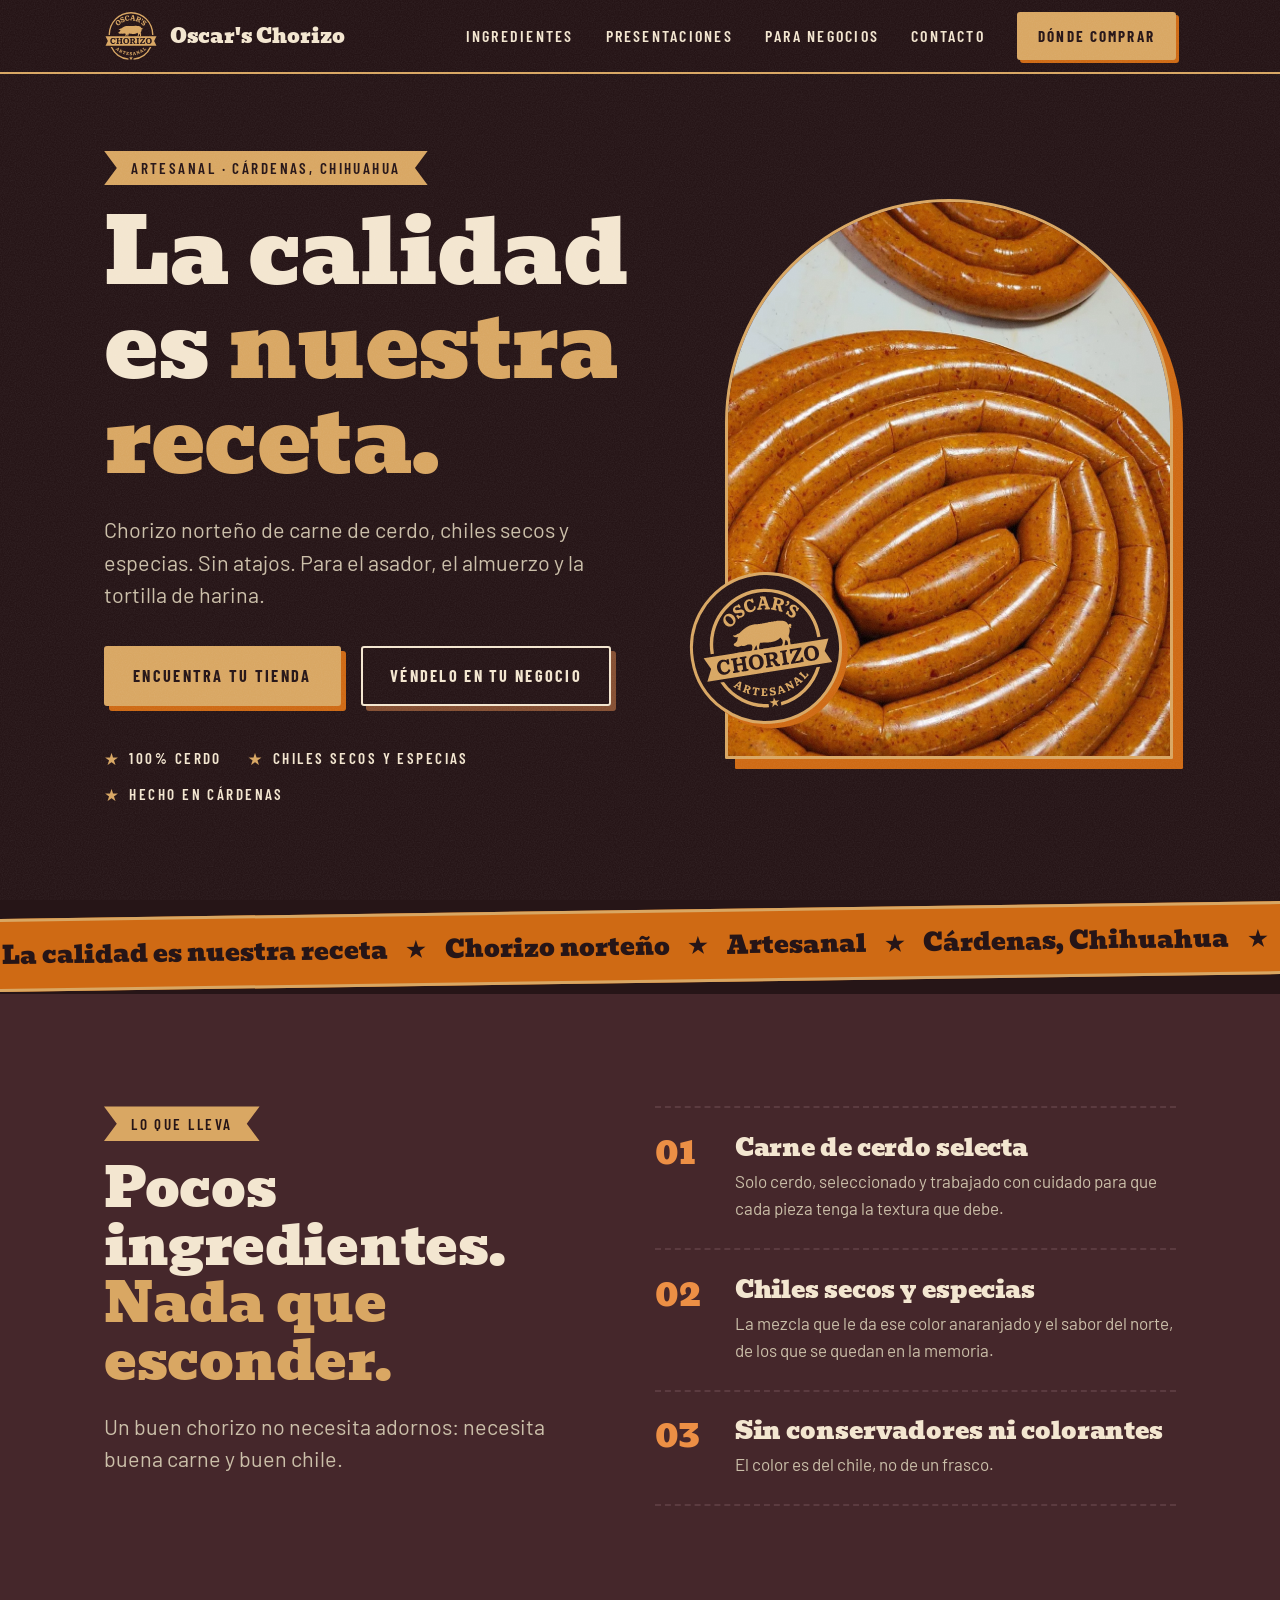
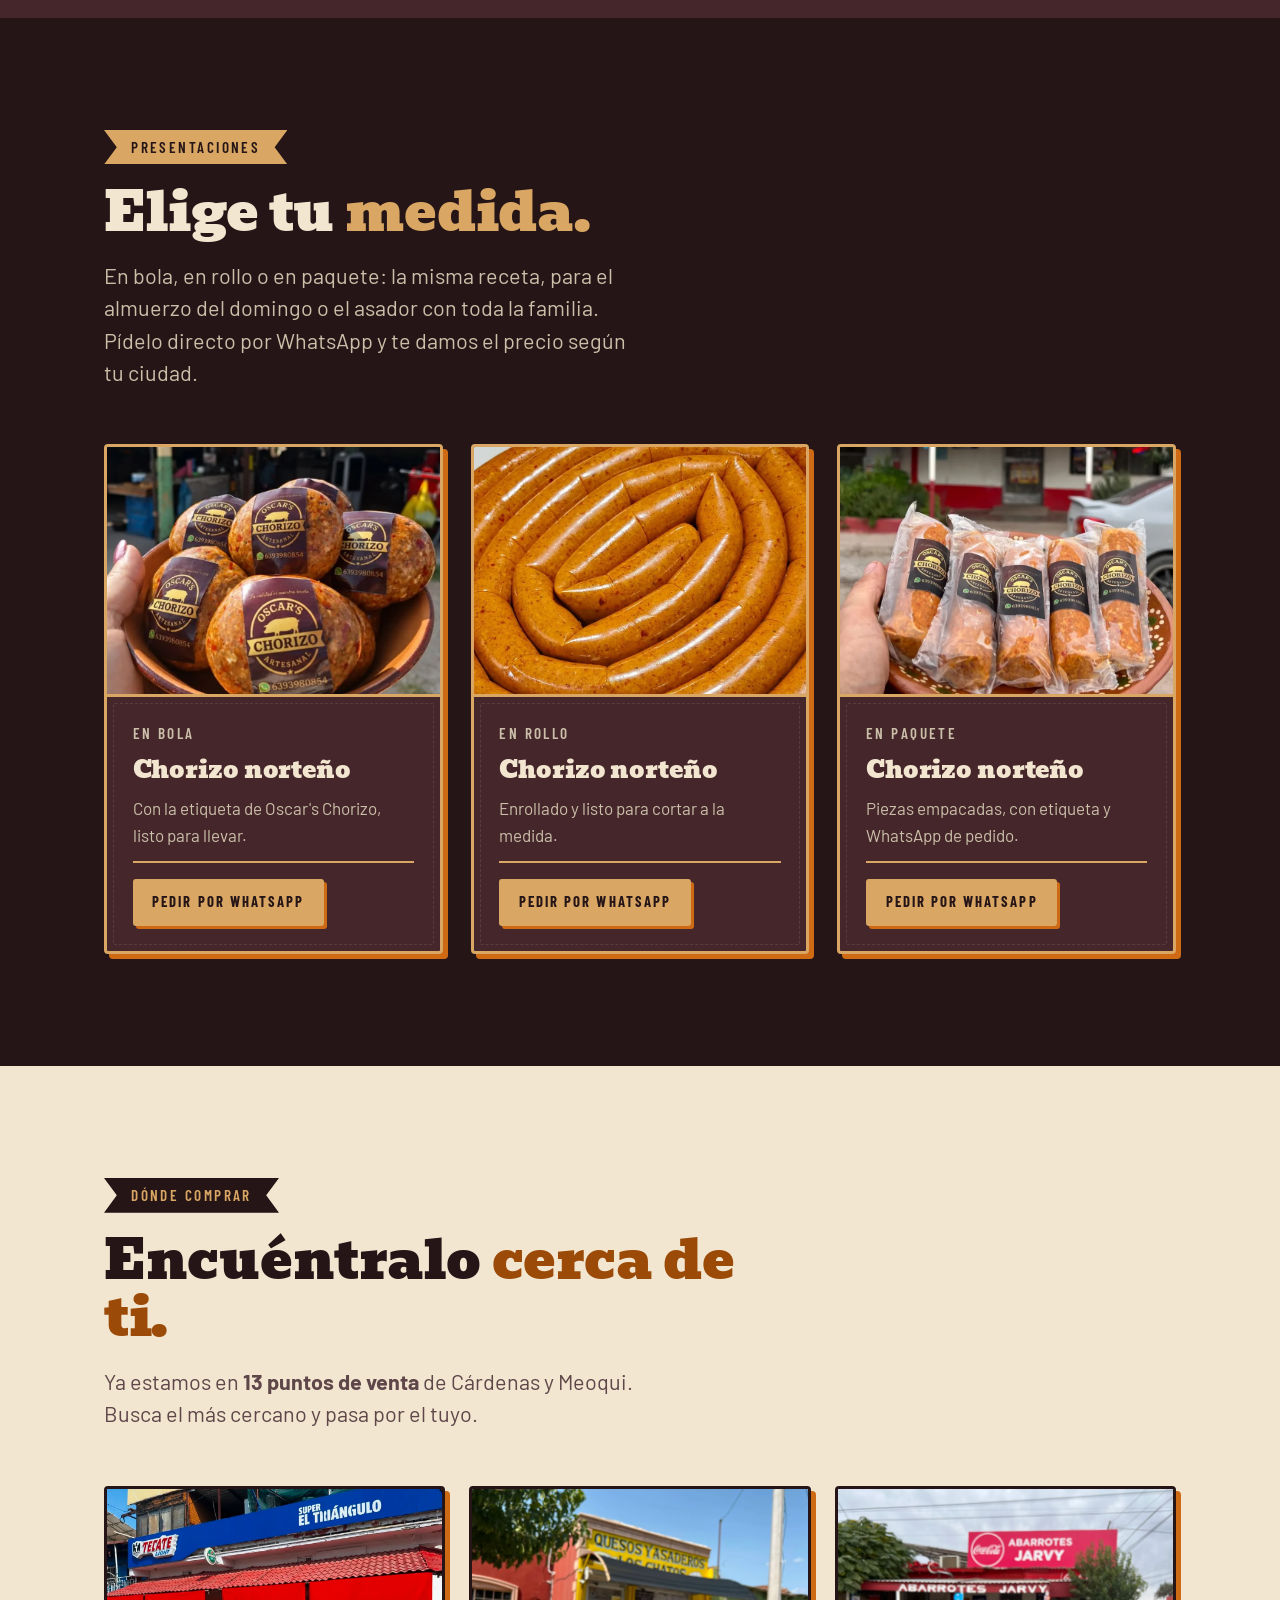
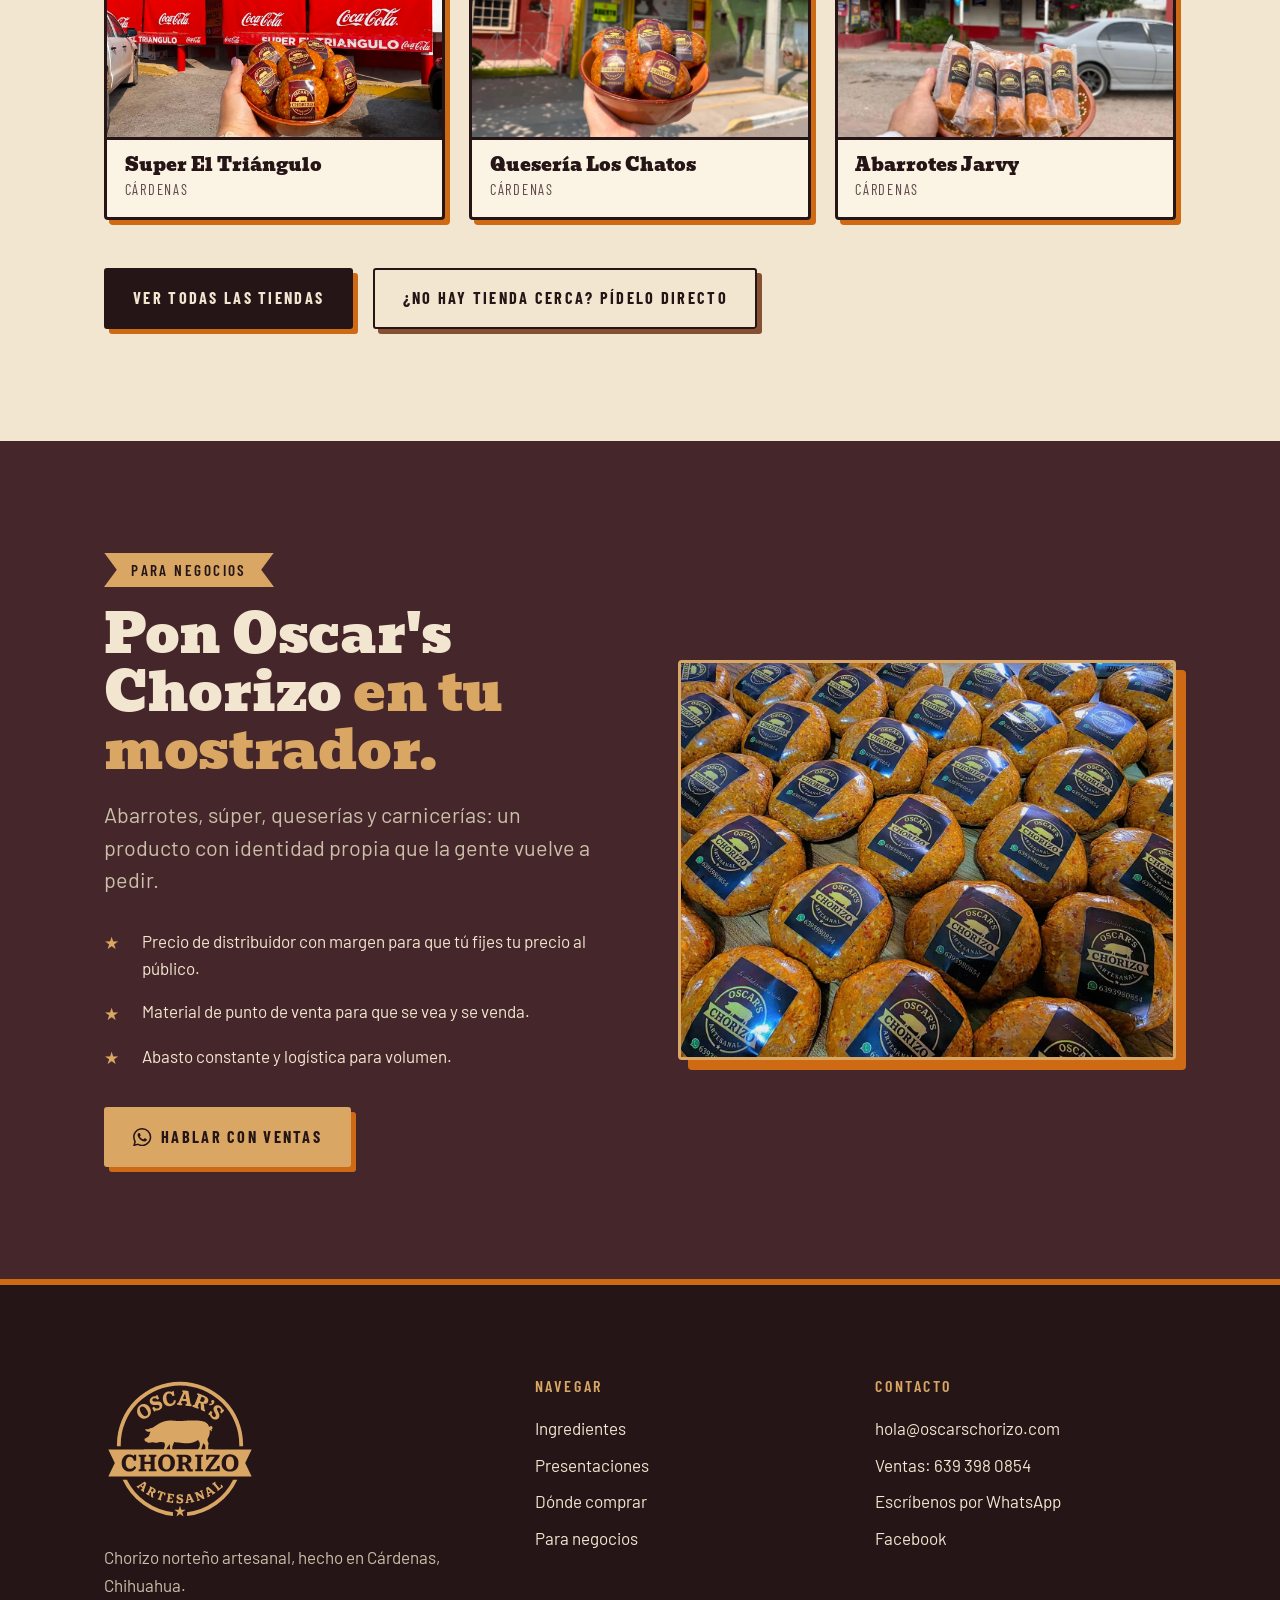
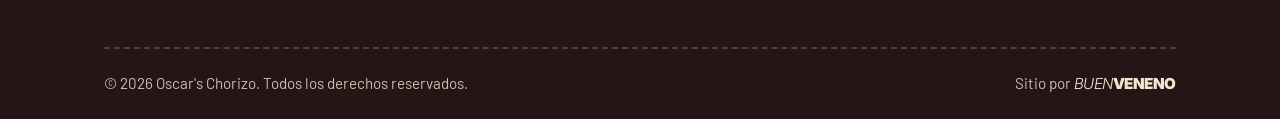
<file: index.html>
<!DOCTYPE html>
<html lang="es">
<head>
  <meta charset="UTF-8">
  <meta name="viewport" content="width=device-width, initial-scale=1.0">
  <title>Oscar's Chorizo | Chorizo norteño artesanal de Cárdenas</title>
  <meta name="description" content="Chorizo norteño artesanal hecho en Cárdenas, Chihuahua. La calidad es nuestra receta. Encuentra dónde comprarlo o véndelo en tu negocio.">
  <meta name="theme-color" content="#261517">
  <link rel="canonical" href="https://oscarschorizo.buenveneno.mx/">

  <meta property="og:type" content="website">
  <meta property="og:title" content="Oscar's Chorizo | La calidad es nuestra receta">
  <meta property="og:description" content="Chorizo norteño artesanal hecho en Cárdenas, Chihuahua.">
  <meta property="og:url" content="https://oscarschorizo.buenveneno.mx/">
  <meta property="og:site_name" content="Oscar's Chorizo">
  <meta property="og:image" content="https://oscarschorizo.buenveneno.mx/assets/brand/og-image.jpg">
  <meta property="og:image:type" content="image/jpeg">
  <meta property="og:image:width" content="1200">
  <meta property="og:image:height" content="630">
  <meta property="og:image:alt" content="Sello de Oscar's Chorizo Artesanal en oro sobre fondo guinda">
  <meta name="twitter:card" content="summary_large_image">
  <meta name="twitter:title" content="Oscar's Chorizo | La calidad es nuestra receta">
  <meta name="twitter:description" content="Chorizo norteño artesanal hecho en Cárdenas, Chihuahua.">
  <meta name="twitter:image" content="https://oscarschorizo.buenveneno.mx/assets/brand/og-image.jpg">
  <meta property="og:locale" content="es_MX">

  <link rel="icon" type="image/png" sizes="32x32" href="assets/brand/favicon-32.png">
  <link rel="icon" href="favicon.ico" sizes="32x32">
  <link rel="apple-touch-icon" href="assets/brand/apple-touch-icon.png">
  <link rel="manifest" href="manifest.webmanifest">

  <link rel="preconnect" href="https://fonts.googleapis.com">
  <link rel="preconnect" href="https://fonts.gstatic.com" crossorigin>
  <link href="https://fonts.googleapis.com/css2?family=Barlow+Condensed:wght@500;600;700&family=Barlow:wght@400;500;600&family=Bevan&family=Inter:ital,wght@0,900;1,300&display=swap" rel="stylesheet">
  <link rel="stylesheet" href="css/styles.css?v=20261022c">
  <script type="application/ld+json">
  {
    "@context": "https://schema.org",
    "@type": "Organization",
    "name": "Oscar's Chorizo",
    "slogan": "La calidad es nuestra receta",
    "description": "Chorizo norteño artesanal.",
    "url": "https://oscarschorizo.buenveneno.mx/",
    "logo": "https://oscarschorizo.buenveneno.mx/assets/brand/icon-512.png",
    "image": "https://oscarschorizo.buenveneno.mx/assets/brand/og-image.jpg",
    "telephone": "+526393980854",
    "sameAs": ["https://www.facebook.com/profile.php?id=61583204005604"]
  }
  </script>
</head>
<body>
  <a class="saltar" href="#contenido">Saltar al contenido</a>

  <!-- Navegación -->
  <header class="nav">
    <div class="contenedor nav__fila">
      <a class="nav__marca" href="index.html" aria-label="Oscar's Chorizo, inicio">
        <img src="assets/brand/svg/logo-oro.svg" alt="" width="54" height="54">
        <span>Oscar's Chorizo</span>
      </a>
      <button class="nav__toggle" type="button" aria-expanded="false" aria-controls="menu" aria-label="Abrir menú">
        <svg class="barras" viewBox="0 0 24 24" fill="none" stroke="currentColor" stroke-width="2.2" stroke-linecap="round" aria-hidden="true"><path d="M4 7h16M4 12h16M4 17h16"/></svg>
        <svg class="x" viewBox="0 0 24 24" fill="none" stroke="currentColor" stroke-width="2.2" stroke-linecap="round" aria-hidden="true"><path d="M6 6l12 12M18 6L6 18"/></svg>
      </button>
      <ul class="nav__links" id="menu">
        <li><a href="#ingredientes">Ingredientes</a></li>
        <li><a href="#presentaciones">Presentaciones</a></li>
        <li><a href="#negocios">Para negocios</a></li>
        <li><a href="#contacto">Contacto</a></li>
        <li><a class="btn" href="tiendas.html">Dónde comprar</a></li>
      </ul>
    </div>
  </header>

  <main id="contenido">

    <!-- Hero -->
    <section class="hero">
      <div class="contenedor hero__grid">
        <div>
          <p class="etiqueta liston">Artesanal · Cárdenas, Chihuahua</p>
          <h1>La calidad es <em>nuestra receta.</em></h1>
          <p class="lead">Chorizo norteño de carne de cerdo, chiles secos y especias. Sin atajos. Para el asador, el almuerzo y la tortilla de harina.</p>
          <div class="hero__acciones">
            <a class="btn" href="tiendas.html">Encuentra tu tienda</a>
            <a class="btn btn--linea" href="#negocios">Véndelo en tu negocio</a>
          </div>
          <ul class="garantias etiqueta">
            <li><span class="estrella" aria-hidden="true">★</span>100% cerdo</li>
            <li><span class="estrella" aria-hidden="true">★</span>Chiles secos y especias</li>
            <li><span class="estrella" aria-hidden="true">★</span>Hecho en Cárdenas</li>
          </ul>
        </div>

        <div class="hero__foto">
          <div class="arco">
            <img src="assets/img/rollo-hero.webp" alt="Rollo de chorizo norteño anaranjado visto de cerca" width="900" height="1200" fetchpriority="high">
          </div>
          <div class="sello" aria-hidden="true">
            <img src="assets/brand/svg/logo-oro.svg" alt="" width="134" height="134">
          </div>
        </div>
      </div>
    </section>

    <!-- Cinta -->
    <div class="cinta-caja" aria-hidden="true">
      <div class="cinta">
        <div class="cinta__pista">
          <span>La calidad es nuestra receta</span><span class="estrella">★</span><span>Chorizo norteño</span><span class="estrella">★</span><span>Artesanal</span><span class="estrella">★</span><span>Cárdenas, Chihuahua</span><span class="estrella">★</span>
          <span>La calidad es nuestra receta</span><span class="estrella">★</span><span>Chorizo norteño</span><span class="estrella">★</span><span>Artesanal</span><span class="estrella">★</span><span>Cárdenas, Chihuahua</span><span class="estrella">★</span>
        </div>
      </div>
    </div>

    <!-- Ingredientes -->
    <section class="seccion alt" id="ingredientes">
      <div class="contenedor ingredientes">
        <div class="rev">
          <p class="etiqueta liston">Lo que lleva</p>
          <h2>Pocos ingredientes. <em>Nada que esconder.</em></h2>
          <p class="lead" style="margin-top:1.2rem">Un buen chorizo no necesita adornos: necesita buena carne y buen chile.</p>
        </div>
        <ol class="lista-num rev">
          <li>
            <div>
              <h3>Carne de cerdo selecta</h3>
              <p>Solo cerdo, seleccionado y trabajado con cuidado para que cada pieza tenga la textura que debe.</p>
            </div>
          </li>
          <li>
            <div>
              <h3>Chiles secos y especias</h3>
              <p>La mezcla que le da ese color anaranjado y el sabor del norte, de los que se quedan en la memoria.</p>
            </div>
          </li>
          <li>
            <div>
              <h3>Sin conservadores ni colorantes</h3>
              <p>El color es del chile, no de un frasco.</p>
            </div>
          </li>
        </ol>
      </div>
    </section>

    <!-- Presentaciones -->
    <section class="seccion" id="presentaciones">
      <div class="contenedor">
        <div class="seccion__cabecera rev">
          <p class="etiqueta liston">Presentaciones</p>
          <h2>Elige tu <em>medida.</em></h2>
          <p class="lead">En bola, en rollo o en paquete: la misma receta, para el almuerzo del domingo o el asador con toda la familia. Pídelo directo por WhatsApp y te damos el precio según tu ciudad.</p>
        </div>
        <div class="productos" id="productos-lista"></div>
      </div>
    </section>

    <!-- Dónde comprar -->
    <section class="seccion claro" id="donde-comprar">
      <div class="contenedor">
        <div class="seccion__cabecera rev">
          <p class="etiqueta liston">Dónde comprar</p>
          <h2>Encuéntralo <em>cerca de ti.</em></h2>
          <p class="lead">Ya estamos en <strong><span id="tiendas-cuenta">0</span> puntos de venta</strong> de Cárdenas y Meoqui. Busca el más cercano y pasa por el tuyo.</p>
        </div>
        <div class="fachadas" id="fachadas"></div>
        <div class="hero__acciones" style="margin:clamp(2rem,5vw,3rem) 0 0">
          <a class="btn" href="tiendas.html">Ver todas las tiendas</a>
          <a class="btn btn--linea" data-wa="Hola, quiero pedir Chorizo Oscar's. Mi ciudad es: ">¿No hay tienda cerca? Pídelo directo</a>
        </div>
      </div>
    </section>

    <!-- Negocios -->
    <section class="seccion alt" id="negocios">
      <div class="contenedor dos-col">
        <div class="rev">
          <p class="etiqueta liston">Para negocios</p>
          <h2>Pon Oscar's Chorizo <em>en tu mostrador.</em></h2>
          <p class="lead">Abarrotes, súper, queserías y carnicerías: un producto con identidad propia que la gente vuelve a pedir.</p>
          <ul class="beneficios" style="margin-top:2rem">
            <li><span class="estrella" aria-hidden="true">★</span><p>Precio de distribuidor con margen para que tú fijes tu precio al público.</p></li>
            <li><span class="estrella" aria-hidden="true">★</span><p>Material de punto de venta para que se vea y se venda.</p></li>
            <li><span class="estrella" aria-hidden="true">★</span><p>Abasto constante y logística para volumen.</p></li>
          </ul>
          <a class="btn" data-wa="Hola, me interesa distribuir Oscar's Chorizo en mi negocio.">
            <svg viewBox="0 0 16 16" fill="currentColor" aria-hidden="true"><path d="M13.601 2.326A7.85 7.85 0 0 0 7.994 0C3.627 0 .068 3.558.064 7.926c0 1.399.366 2.76 1.057 3.965L0 16l4.204-1.102a7.9 7.9 0 0 0 3.79.965h.004c4.368 0 7.926-3.558 7.93-7.93A7.9 7.9 0 0 0 13.6 2.326zM7.994 14.521a6.6 6.6 0 0 1-3.356-.92l-.24-.144-2.494.654.666-2.433-.156-.251a6.56 6.56 0 0 1-1.007-3.505c0-3.626 2.957-6.584 6.591-6.584a6.56 6.56 0 0 1 4.66 1.931 6.56 6.56 0 0 1 1.928 4.66c-.004 3.639-2.961 6.592-6.592 6.592m3.615-4.934c-.197-.099-1.17-.578-1.353-.646-.182-.065-.315-.099-.445.099-.133.197-.513.646-.627.775-.114.133-.232.148-.43.05-.197-.1-.836-.308-1.592-.985-.59-.525-.985-1.175-1.103-1.372-.114-.198-.011-.304.088-.403.087-.088.197-.232.296-.346.1-.114.133-.198.198-.33.065-.134.034-.248-.015-.347-.05-.099-.445-1.076-.612-1.47-.16-.389-.323-.335-.445-.34-.114-.007-.247-.007-.38-.007a.73.73 0 0 0-.529.247c-.182.198-.691.677-.691 1.654s.71 1.916.81 2.049c.098.133 1.394 2.132 3.383 2.992.47.205.84.326 1.129.418.475.152.904.129 1.246.08.38-.058 1.171-.48 1.338-.943.164-.464.164-.86.114-.943-.049-.084-.182-.133-.38-.232z"/></svg>
            Hablar con ventas
          </a>
        </div>
        <div class="foto-marco rev">
          <img src="assets/img/bolas-lote.webp" alt="Bolas de chorizo Oscar's con su etiqueta, listas para entregar" width="1400" height="1050" loading="lazy">
        </div>
      </div>
    </section>

  </main>

  <!-- Footer -->
  <footer class="pie" id="contacto">
    <div class="contenedor">
      <div class="pie__grid">
        <div class="pie__marca">
          <img src="assets/brand/svg/logo-oro.svg" alt="Oscar's Chorizo Artesanal" width="152" height="152" loading="lazy">
          <p>Chorizo norteño artesanal, hecho en Cárdenas, Chihuahua.</p>
        </div>
        <div>
          <h4>Navegar</h4>
          <ul>
            <li><a href="#ingredientes">Ingredientes</a></li>
            <li><a href="#presentaciones">Presentaciones</a></li>
            <li><a href="tiendas.html">Dónde comprar</a></li>
            <li><a href="#negocios">Para negocios</a></li>
          </ul>
        </div>
        <div>
          <h4>Contacto</h4>
          <ul>
            <li><a data-email href="#"></a></li>
            <li>Ventas: <a data-tel href="#"></a></li>
            <li><a data-wa="Hola, quiero información sobre Oscar's Chorizo.">Escríbenos por WhatsApp</a></li>
            <li data-red="instagram"><a href="#">Instagram</a></li>
            <li data-red="facebook"><a href="#">Facebook</a></li>
          </ul>
        </div>
      </div>
      <div class="pie__base">
        <p>&copy; <span data-anio>2026</span> Oscar's Chorizo. Todos los derechos reservados.</p>
        <p>Sitio por <a class="creditos-bv" href="https://buenveneno.mx" target="_blank" rel="noopener"><span>Buen</span>Veneno</a></p>
      </div>
    </div>
  </footer>

  <script src="js/datos.js?v=20261022c"></script>
  <script src="js/main.js?v=20261022c"></script>
</body>
</html>
</file>
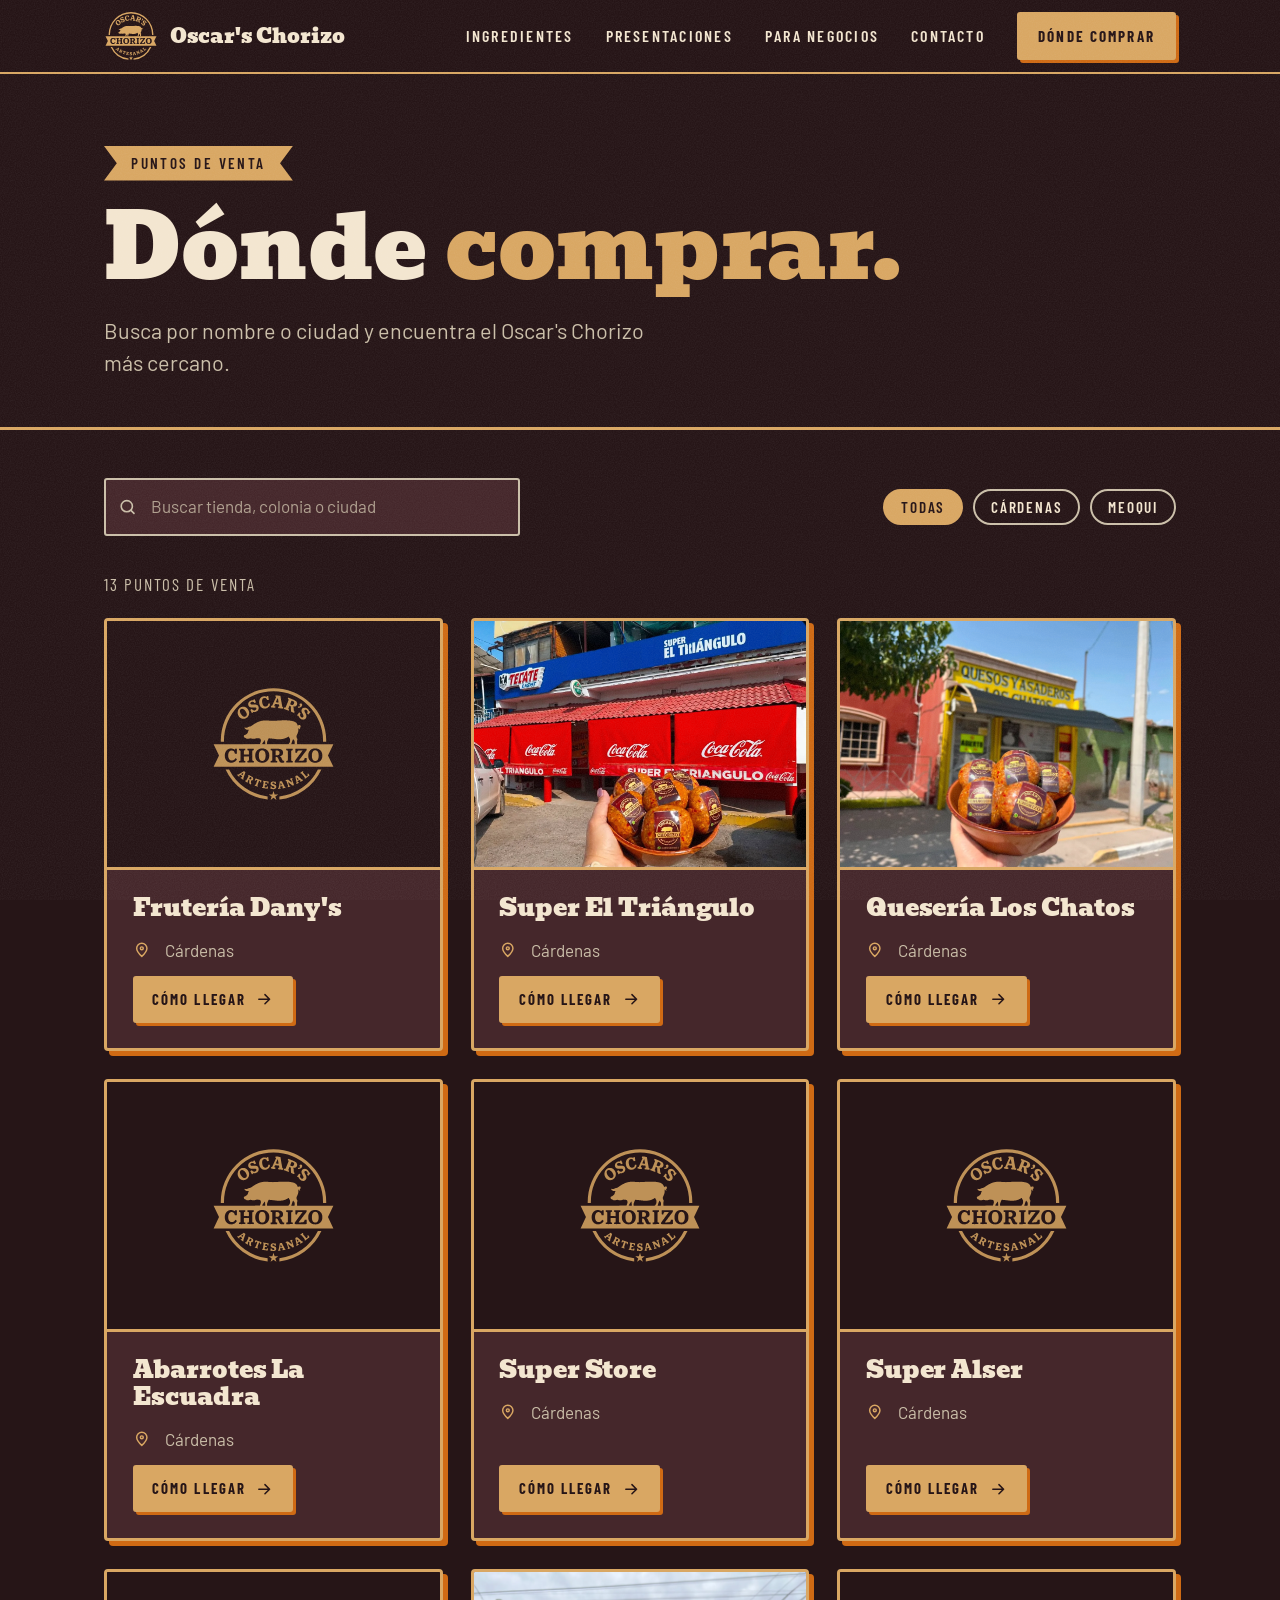
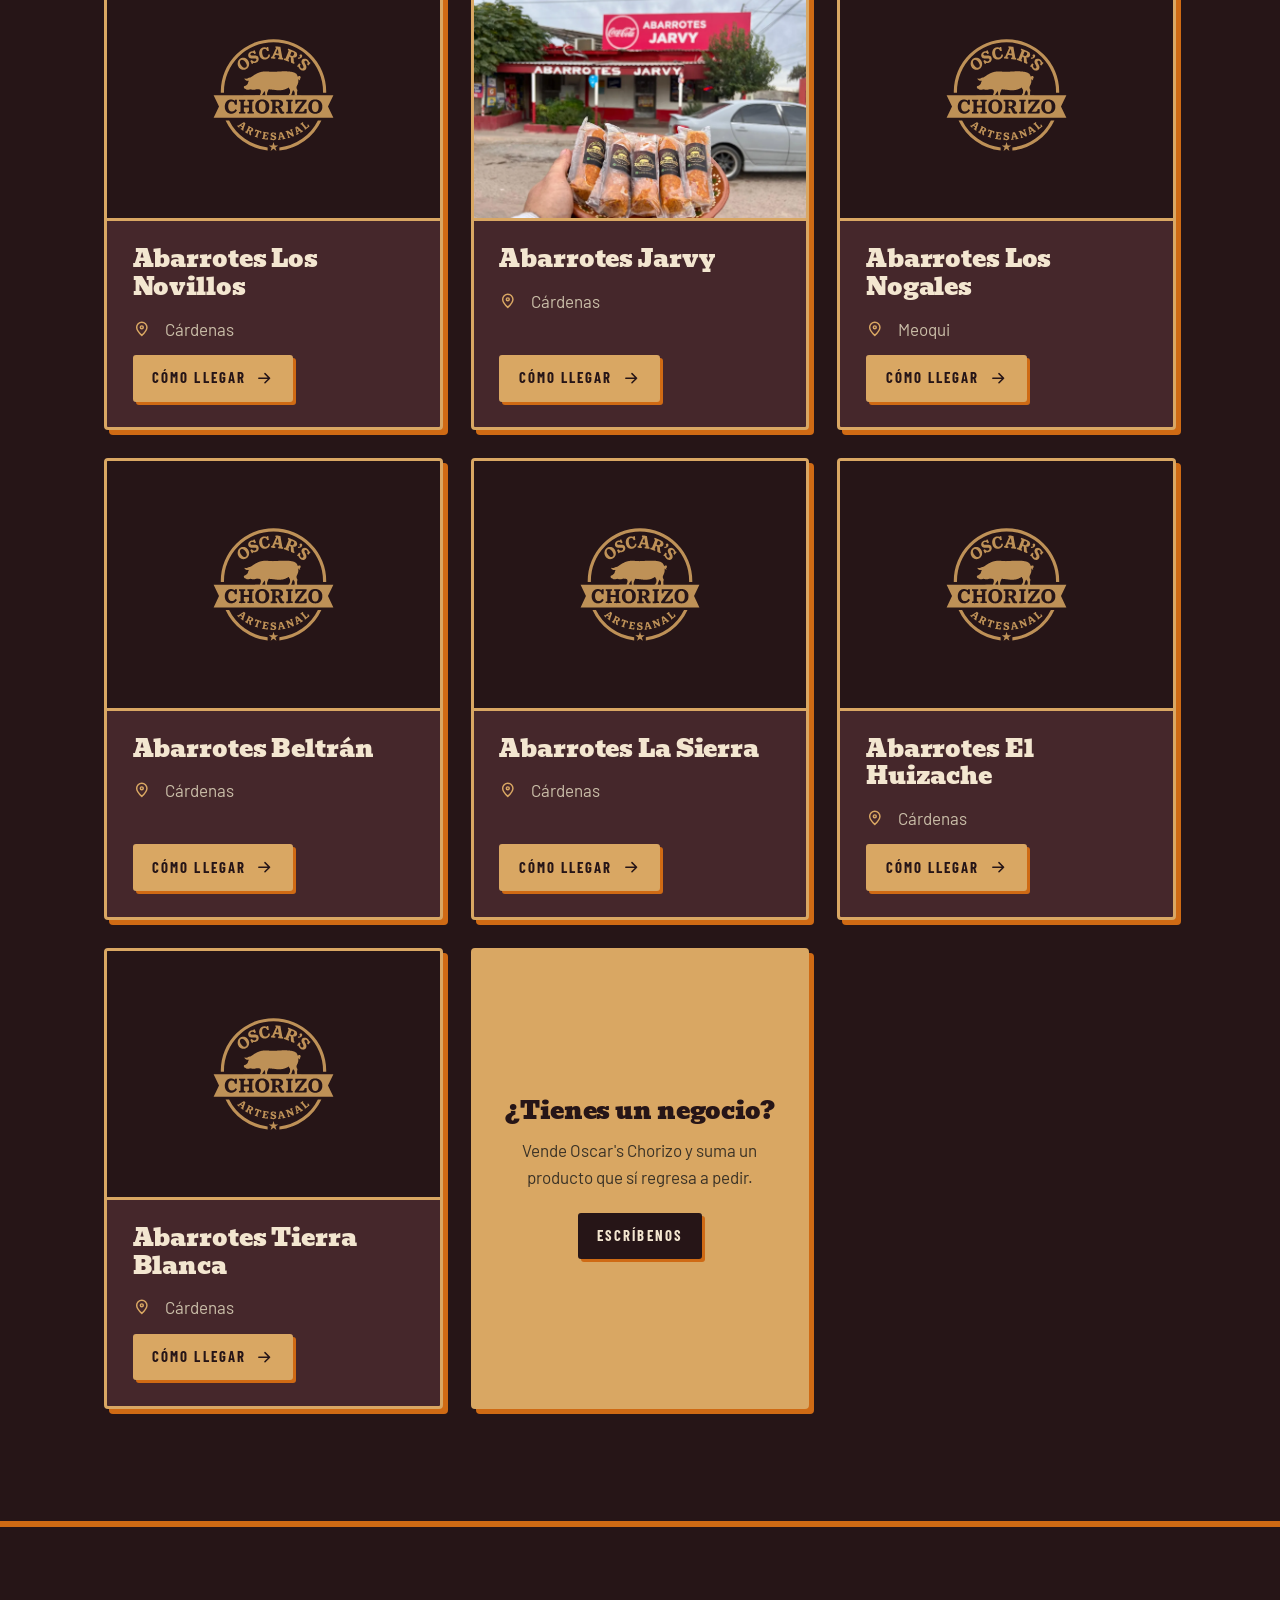
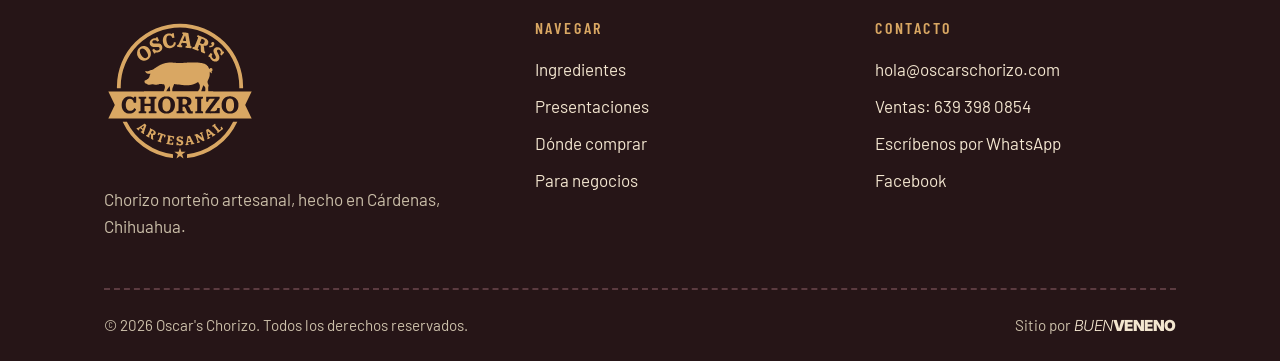
<file: tiendas.html>
<!DOCTYPE html>
<html lang="es">
<head>
  <meta charset="UTF-8">
  <meta name="viewport" content="width=device-width, initial-scale=1.0">
  <title>Dónde comprar | Oscar's Chorizo</title>
  <meta name="description" content="Encuentra los puntos de venta de Oscar's Chorizo, chorizo norteño artesanal de Chihuahua.">
  <meta name="theme-color" content="#261517">
  <link rel="canonical" href="https://oscarschorizo.buenveneno.mx/tiendas.html">

  <meta property="og:type" content="website">
  <meta property="og:title" content="Dónde comprar | Oscar's Chorizo">
  <meta property="og:description" content="Encuentra el punto de venta más cercano.">
  <meta property="og:url" content="https://oscarschorizo.buenveneno.mx/tiendas.html">
  <meta property="og:site_name" content="Oscar's Chorizo">
  <meta property="og:image" content="https://oscarschorizo.buenveneno.mx/assets/brand/og-image.jpg">
  <meta property="og:image:type" content="image/jpeg">
  <meta property="og:image:width" content="1200">
  <meta property="og:image:height" content="630">
  <meta property="og:image:alt" content="Sello de Oscar's Chorizo Artesanal en oro sobre fondo guinda">
  <meta name="twitter:card" content="summary_large_image">
  <meta name="twitter:title" content="Dónde comprar | Oscar's Chorizo">
  <meta name="twitter:description" content="Encuentra el punto de venta más cercano.">
  <meta name="twitter:image" content="https://oscarschorizo.buenveneno.mx/assets/brand/og-image.jpg">
  <meta property="og:locale" content="es_MX">

  <link rel="icon" type="image/png" sizes="32x32" href="assets/brand/favicon-32.png">
  <link rel="icon" href="favicon.ico" sizes="32x32">
  <link rel="apple-touch-icon" href="assets/brand/apple-touch-icon.png">
  <link rel="manifest" href="manifest.webmanifest">

  <link rel="preconnect" href="https://fonts.googleapis.com">
  <link rel="preconnect" href="https://fonts.gstatic.com" crossorigin>
  <link href="https://fonts.googleapis.com/css2?family=Barlow+Condensed:wght@500;600;700&family=Barlow:wght@400;500;600&family=Bevan&family=Inter:ital,wght@0,900;1,300&display=swap" rel="stylesheet">
  <link rel="stylesheet" href="css/styles.css?v=20261022c">
</head>
<body>
  <a class="saltar" href="#contenido">Saltar al contenido</a>

  <!-- Navegación -->
  <header class="nav">
    <div class="contenedor nav__fila">
      <a class="nav__marca" href="index.html" aria-label="Oscar's Chorizo, inicio">
        <img src="assets/brand/svg/logo-oro.svg" alt="" width="54" height="54">
        <span>Oscar's Chorizo</span>
      </a>
      <button class="nav__toggle" type="button" aria-expanded="false" aria-controls="menu" aria-label="Abrir menú">
        <svg class="barras" viewBox="0 0 24 24" fill="none" stroke="currentColor" stroke-width="2.2" stroke-linecap="round" aria-hidden="true"><path d="M4 7h16M4 12h16M4 17h16"/></svg>
        <svg class="x" viewBox="0 0 24 24" fill="none" stroke="currentColor" stroke-width="2.2" stroke-linecap="round" aria-hidden="true"><path d="M6 6l12 12M18 6L6 18"/></svg>
      </button>
      <ul class="nav__links" id="menu">
        <li><a href="index.html#ingredientes">Ingredientes</a></li>
        <li><a href="index.html#presentaciones">Presentaciones</a></li>
        <li><a href="index.html#negocios">Para negocios</a></li>
        <li><a href="index.html#contacto">Contacto</a></li>
        <li><a class="btn" href="tiendas.html" aria-current="page">Dónde comprar</a></li>
      </ul>
    </div>
  </header>

  <main id="contenido">
    <section class="cabecera-pagina">
      <div class="contenedor">
        <p class="etiqueta liston">Puntos de venta</p>
        <h1>Dónde <em>comprar.</em></h1>
        <p class="lead">Busca por nombre o ciudad y encuentra el Oscar's Chorizo más cercano.</p>
      </div>
    </section>

    <section class="seccion" style="padding-top:clamp(2rem,4vw,3rem)">
      <div class="contenedor">
        <div class="filtros">
          <div class="buscador">
            <svg viewBox="0 0 24 24" fill="none" stroke="currentColor" stroke-width="2" stroke-linecap="round" aria-hidden="true"><circle cx="11" cy="11" r="7"/><path d="M20 20l-3.5-3.5"/></svg>
            <input id="buscar" type="search" placeholder="Buscar tienda, colonia o ciudad" aria-label="Buscar tienda">
          </div>
          <div class="chips" id="chips" role="group" aria-label="Filtrar por ciudad"></div>
        </div>
        <p class="contador" id="contador" aria-live="polite"></p>
        <div class="tiendas" id="tiendas-grid"></div>
      </div>
    </section>
  </main>

  <!-- Footer -->
  <footer class="pie" id="contacto">
    <div class="contenedor">
      <div class="pie__grid">
        <div class="pie__marca">
          <img src="assets/brand/svg/logo-oro.svg" alt="Oscar's Chorizo Artesanal" width="152" height="152" loading="lazy">
          <p>Chorizo norteño artesanal, hecho en Cárdenas, Chihuahua.</p>
        </div>
        <div>
          <h4>Navegar</h4>
          <ul>
            <li><a href="index.html#ingredientes">Ingredientes</a></li>
            <li><a href="index.html#presentaciones">Presentaciones</a></li>
            <li><a href="tiendas.html">Dónde comprar</a></li>
            <li><a href="index.html#negocios">Para negocios</a></li>
          </ul>
        </div>
        <div>
          <h4>Contacto</h4>
          <ul>
            <li><a data-email href="#"></a></li>
            <li>Ventas: <a data-tel href="#"></a></li>
            <li><a data-wa="Hola, quiero información sobre Oscar's Chorizo.">Escríbenos por WhatsApp</a></li>
            <li data-red="instagram"><a href="#">Instagram</a></li>
            <li data-red="facebook"><a href="#">Facebook</a></li>
          </ul>
        </div>
      </div>
      <div class="pie__base">
        <p>&copy; <span data-anio>2026</span> Oscar's Chorizo. Todos los derechos reservados.</p>
        <p>Sitio por <a class="creditos-bv" href="https://buenveneno.mx" target="_blank" rel="noopener"><span>Buen</span>Veneno</a></p>
      </div>
    </div>
  </footer>

  <script src="js/datos.js?v=20261022c"></script>
  <script src="js/main.js?v=20261022c"></script>
</body>
</html>
</file>
<file: css/styles.css>
/* ==========================================================================
   Oscar's Chorizo — sistema visual
   Colores tomados del empaque real: etiqueta vino oscuro, sello oro,
   chorizo naranja y cazuela de barro. Base oscura; bloques claros con .claro.
   ========================================================================== */

:root {
  /* Marca (fijos) */
  --vino-profundo: #261517;
  --vino: #45272b;
  --oro: #d9a763;
  --oro-claro: #e8bd82;
  --naranja: #cf6a14;
  --naranja-txt: #ec8f45;
  --barro: #865033;
  --crema: #f3e6d0;
  --crema-suave: #cbbfa9;
  --rojo: #be1e2d;

  /* Semánticos (tema Vino, por defecto) */
  --surface: var(--vino-profundo);
  --surface-alt: var(--vino);
  --surface-raised: var(--vino);
  --ink: var(--crema);
  --ink-soft: var(--crema-suave);
  --accent: var(--oro);
  --accent-text: var(--oro);
  --warm-text: var(--naranja-txt);
  --line: var(--oro);
  --line-soft: #5b3b40;
  --btn-bg: var(--oro);
  --btn-fg: var(--vino-profundo);
  --btn-hover: var(--oro-claro);
  --sombra: 5px 5px 0 var(--naranja);
  --sombra-sm: 3px 3px 0 var(--naranja);

  --f-display: "Bevan", "Rockwell", Georgia, serif;
  --f-cuerpo: "Barlow", system-ui, sans-serif;
  --f-etiqueta: "Barlow Condensed", "Barlow", system-ui, sans-serif;

  --ancho: 72rem;
  --gutter: clamp(1.25rem, 4vw, 2.5rem);
}

/* Bloque claro: invierte la paleta solo con variables */
.claro {
  --surface: var(--crema);
  --surface-alt: #ead9bb;
  --surface-raised: #fbf3e3;
  --ink: var(--vino-profundo);
  --ink-soft: #5e4649;
  --accent: var(--vino-profundo);
  --accent-text: #9b4a07;
  --warm-text: #9b4a07;
  --line: var(--vino-profundo);
  --line-soft: #cdb88f;
  --btn-bg: var(--vino-profundo);
  --btn-fg: var(--crema);
  --btn-hover: #5a393e;
  background: var(--surface);
  color: var(--ink);
}

*, *::before, *::after { box-sizing: border-box; }
html { scroll-behavior: smooth; scroll-padding-top: 5.5rem; -webkit-text-size-adjust: 100%; background: var(--vino-profundo); }
body {
  margin: 0;
  background: var(--surface);
  color: var(--ink);
  font-family: var(--f-cuerpo);
  font-size: 1.0625rem;
  line-height: 1.6;
  -webkit-font-smoothing: antialiased;
  overflow-x: hidden;
}
/* Grano muy sutil */
body::before {
  content: "";
  position: fixed; inset: 0; z-index: 100; pointer-events: none; opacity: .09;
  background-image: url("data:image/svg+xml,%3Csvg xmlns='http://www.w3.org/2000/svg' width='220' height='220'%3E%3Cfilter id='n'%3E%3CfeTurbulence type='fractalNoise' baseFrequency='.85' numOctaves='2' stitchTiles='stitch'/%3E%3CfeColorMatrix values='0 0 0 0 1  0 0 0 0 1  0 0 0 0 1  0 0 0 .9 -.25'/%3E%3C/filter%3E%3Crect width='100%25' height='100%25' filter='url(%23n)'/%3E%3C/svg%3E");
}
img { max-width: 100%; height: auto; display: block; }
a { color: inherit; }
::selection { background: var(--oro); color: var(--vino-profundo); }
:focus-visible { outline: 3px solid var(--accent-text); outline-offset: 3px; }

.saltar {
  position: absolute; left: 1rem; top: -4rem; z-index: 200;
  background: var(--oro); color: var(--vino-profundo); padding: .6rem 1rem; text-decoration: none;
}
.saltar:focus { top: 1rem; }

.contenedor { width: 100%; max-width: var(--ancho); margin-inline: auto; padding-inline: var(--gutter); }

/* ---------- Tipografía ---------- */
h1, h2, h3 { font-family: var(--f-display); font-weight: 400; line-height: 1.06; margin: 0; letter-spacing: -.005em; }
h1 { font-size: clamp(2.7rem, 7.4vw, 5.6rem); }
h2 { font-size: clamp(2rem, 4.6vw, 3.4rem); }
h3 { font-size: 1.5rem; line-height: 1.15; }
p { margin: 0; }
em { font-style: normal; color: var(--accent-text); }

.etiqueta {
  font-family: var(--f-etiqueta); font-weight: 600; text-transform: uppercase;
  letter-spacing: .16em; font-size: .95rem;
}
/* Listón: eco de la cinta del logo */
.liston {
  display: inline-block; background: var(--oro); color: var(--vino-profundo);
  padding: .32rem 1.7rem; margin-bottom: 1.2rem;
  clip-path: polygon(0 0, 100% 0, calc(100% - .8rem) 50%, 100% 100%, 0 100%, .8rem 50%);
}
.claro .liston { background: var(--vino-profundo); color: var(--oro); }
.estrella { color: var(--oro); }
.claro .estrella { color: #9b4a07; }
.lead { font-size: clamp(1.15rem, 2vw, 1.35rem); line-height: 1.5; color: var(--ink-soft); max-width: 34rem; }

/* ---------- Botones ---------- */
.btn {
  display: inline-flex; align-items: center; justify-content: center; gap: .6rem;
  font-family: var(--f-etiqueta); font-weight: 700; text-transform: uppercase;
  letter-spacing: .14em; font-size: 1.02rem; text-decoration: none; cursor: pointer;
  padding: .95rem 1.7rem; border: 2px solid var(--btn-bg); border-radius: 3px;
  background: var(--btn-bg); color: var(--btn-fg); box-shadow: var(--sombra);
  transition: transform .12s ease, box-shadow .12s ease, background .15s ease;
}
.btn:hover { transform: translate(2px, 2px); box-shadow: var(--sombra-sm); background: var(--btn-hover); border-color: var(--btn-hover); }
.btn:active { transform: translate(5px, 5px); box-shadow: 0 0 0 var(--naranja); }
.btn--linea { background: transparent; color: var(--ink); border-color: var(--ink); box-shadow: 5px 5px 0 var(--barro); }
.btn--linea:hover { background: color-mix(in srgb, var(--ink) 10%, transparent); border-color: var(--ink); box-shadow: 3px 3px 0 var(--barro); }
.btn svg { width: 1.15rem; height: 1.15rem; flex: none; }

/* ---------- Navegación ---------- */
.nav {
  position: sticky; top: 0; z-index: 50;
  background: color-mix(in srgb, var(--vino-profundo) 94%, transparent);
  backdrop-filter: blur(8px);
  border-bottom: 2px solid var(--oro);
}
.nav__fila { display: flex; align-items: center; justify-content: space-between; gap: 1.5rem; min-height: 4.5rem; }
.nav__marca { display: flex; align-items: center; gap: .75rem; text-decoration: none; color: var(--crema); }
.nav__marca img { width: 3.4rem; height: 3.4rem; }
.nav__marca span { font-family: var(--f-display); font-size: 1.25rem; line-height: 1; }
.nav__links { display: flex; align-items: center; gap: 2rem; list-style: none; margin: 0; padding: 0; white-space: nowrap; }
.nav__marca span { white-space: nowrap; }
.nav__links a:not(.btn) {
  font-family: var(--f-etiqueta); font-weight: 600; text-transform: uppercase; letter-spacing: .14em;
  font-size: 1rem; text-decoration: none; padding-block: .4rem; border-bottom: 2px solid transparent; color: var(--crema);
}
.nav__links a:not(.btn):hover, .nav__links a[aria-current="page"] { border-color: var(--oro); }
.nav__links .btn { padding: .6rem 1.2rem; font-size: .95rem; box-shadow: var(--sombra-sm); }
.nav__toggle {
  display: none; background: none; border: 2px solid var(--oro); border-radius: 3px;
  width: 2.9rem; height: 2.9rem; cursor: pointer; color: var(--oro);
  align-items: center; justify-content: center;
}
.nav__toggle svg { width: 1.5rem; height: 1.5rem; }
.nav__toggle .x { display: none; }
.nav__toggle[aria-expanded="true"] .barras { display: none; }
.nav__toggle[aria-expanded="true"] .x { display: block; }

@media (max-width: 68rem) {
  .nav__toggle { display: inline-flex; }
  .nav__links {
    position: absolute; left: 0; right: 0; top: 100%;
    flex-direction: column; align-items: stretch; gap: 0;
    background: var(--vino-profundo); border-bottom: 2px solid var(--oro);
    padding: .5rem var(--gutter) 1.5rem; display: none;
  }
  .nav__links.abierto { display: flex; }
  .nav__links li { border-bottom: 1px dashed var(--line-soft); }
  .nav__links li:last-child { border: 0; padding-top: 1.1rem; }
  .nav__links a:not(.btn) { display: block; padding: 1rem 0; border: 0; font-size: 1.15rem; }
  .nav__links .btn { width: 100%; }
}

/* ---------- Hero ---------- */
.hero { padding-block: clamp(2.5rem, 6vw, 5rem) clamp(3.5rem, 7vw, 6rem); }
.hero__grid { display: grid; grid-template-columns: 1.1fr .9fr; gap: clamp(2rem, 5vw, 4.5rem); align-items: center; }
.hero h1 { margin-bottom: 1.5rem; }
.hero .lead { margin-bottom: 2.2rem; }
.hero__acciones { display: flex; flex-wrap: wrap; gap: 1rem 1.25rem; margin-bottom: 2.4rem; }
.garantias { display: flex; flex-wrap: wrap; gap: .6rem 1.6rem; list-style: none; margin: 0; padding: 0; }
.garantias li { display: flex; align-items: center; gap: .5rem; }
.garantias .estrella { font-size: 1.05rem; }

.hero__foto { position: relative; max-width: 28rem; margin-inline: auto; width: 100%; }
.arco {
  border: 3px solid var(--oro); border-radius: 999px 999px 6px 6px; overflow: hidden;
  aspect-ratio: 4 / 5; background: var(--vino); box-shadow: 10px 10px 0 var(--naranja);
}
.arco img { width: 100%; height: 100%; object-fit: cover; }
.sello {
  position: absolute; left: -2.2rem; bottom: 2.2rem; width: 9.5rem; height: 9.5rem;
  border-radius: 50%; background: var(--vino-profundo); border: 3px solid var(--oro);
  display: grid; place-items: center; transform: rotate(-9deg); box-shadow: var(--sombra);
}
.sello img { width: 8.4rem; height: 8.4rem; }

@media (max-width: 52rem) {
  .hero__grid { grid-template-columns: 1fr; }
  .hero__foto { max-width: 21rem; margin-top: 1rem; }
  .sello { left: -.6rem; width: 7.5rem; height: 7.5rem; bottom: 1.2rem; }
  .sello img { width: 6.6rem; height: 6.6rem; }
}

/* ---------- Cinta ---------- */
.cinta-caja { overflow: hidden; padding-block: .75rem; }
.cinta {
  background: var(--naranja); color: var(--vino-profundo); overflow: hidden; white-space: nowrap;
  border-block: 3px solid var(--oro); transform: rotate(-.8deg); margin-inline: -1rem;
}
.cinta__pista { display: inline-flex; animation: cinta 38s linear infinite; }
.cinta__pista span { font-family: var(--f-display); font-size: clamp(1.15rem, 2.2vw, 1.55rem); padding: .85rem 1.1rem; }
.cinta__pista .estrella { color: var(--vino-profundo); padding-inline: 0; }
@keyframes cinta { to { transform: translateX(-50%); } }

/* ---------- Secciones ---------- */
.seccion { padding-block: clamp(4rem, 9vw, 7rem); }
.alt { background: var(--surface-alt); }
.seccion__cabecera { margin-bottom: clamp(2rem, 5vw, 3.5rem); max-width: 40rem; }
.seccion__cabecera h2 + p { margin-top: 1.1rem; }

/* Ingredientes */
.ingredientes { display: grid; grid-template-columns: 1fr 1.1fr; gap: clamp(2rem, 6vw, 5rem); align-items: start; }
.lista-num { list-style: none; margin: 0; padding: 0; counter-reset: n; }
.lista-num li { counter-increment: n; display: grid; grid-template-columns: 4rem 1fr; gap: 1rem; padding-block: 1.6rem; border-top: 2px dashed var(--line-soft); }
.lista-num li:last-child { border-bottom: 2px dashed var(--line-soft); }
.lista-num li::before { content: counter(n, decimal-leading-zero); font-family: var(--f-display); font-size: 2.2rem; color: var(--naranja-txt); line-height: 1; }
.lista-num h3 { margin-bottom: .4rem; }
.lista-num p { color: var(--ink-soft); }
@media (max-width: 52rem) { .ingredientes { grid-template-columns: 1fr; } }

/* Productos */
.productos { display: grid; grid-template-columns: repeat(auto-fit, minmax(16rem, 1fr)); gap: 1.75rem; }
.etiqueta-prod {
  position: relative; background: var(--surface-alt); border: 3px solid var(--line); border-radius: 4px;
  box-shadow: var(--sombra); display: flex; flex-direction: column; overflow: hidden;
}
.etiqueta-prod__foto { aspect-ratio: 4 / 3; width: 100%; object-fit: cover; border-bottom: 3px solid var(--line); background: var(--vino-profundo); }
.etiqueta-prod__cuerpo { position: relative; padding: 1.5rem 1.6rem 1.6rem; display: flex; flex-direction: column; gap: .7rem; flex: 1; }
.etiqueta-prod__cuerpo::before { content: ""; position: absolute; inset: 6px; border: 1.5px dashed var(--line-soft); border-radius: 2px; pointer-events: none; }
.etiqueta-prod__peso { color: var(--warm-text); }
.etiqueta-prod p { color: var(--ink-soft); }
.etiqueta-prod__pedir { margin-top: auto; padding-top: 1rem; border-top: 2px solid var(--line); }
.etiqueta-prod__pedir .btn { padding: .6rem 1.1rem; font-size: .92rem; box-shadow: var(--sombra-sm); }
.marca-ejemplo {
  position: absolute; top: .6rem; right: .6rem; background: var(--oro); color: var(--vino-profundo); padding: .15rem .7rem;
  font-family: var(--f-etiqueta); font-weight: 700; letter-spacing: .14em; text-transform: uppercase; font-size: .8rem; z-index: 2;
}

/* Dónde comprar / negocios */
.dos-col { display: grid; grid-template-columns: 1fr 1fr; gap: clamp(2rem, 6vw, 5rem); align-items: center; }
.dos-col h2 { margin-bottom: 1.2rem; }
.dos-col .lead { margin-bottom: 2rem; }
@media (max-width: 52rem) { .dos-col { grid-template-columns: 1fr; } }

.fachadas { display: grid; grid-template-columns: repeat(auto-fit, minmax(15rem, 1fr)); gap: 1.5rem; margin-top: clamp(2rem, 5vw, 3rem); }
.fachada { margin: 0; background: var(--surface-raised); border: 3px solid var(--line); border-radius: 4px; box-shadow: var(--sombra); overflow: hidden; }
.fachada img { width: 100%; aspect-ratio: 4 / 3; object-fit: cover; border-bottom: 3px solid var(--line); }
.fachada figcaption { padding: .9rem 1.1rem 1rem; display: flex; flex-direction: column; gap: .1rem; }
.fachada strong { font-family: var(--f-display); font-weight: 400; font-size: 1.15rem; line-height: 1.2; }
.fachada span { color: var(--ink-soft); font-family: var(--f-etiqueta); letter-spacing: .12em; text-transform: uppercase; font-size: .9rem; }

.foto-marco { border: 3px solid var(--oro); box-shadow: 10px 10px 0 var(--naranja); border-radius: 4px; overflow: hidden; background: var(--vino-profundo); }
.foto-marco img { width: 100%; aspect-ratio: 5 / 4; object-fit: cover; }
.beneficios { list-style: none; margin: 0 0 2.2rem; padding: 0; display: grid; gap: 1rem; }
.beneficios li { display: grid; grid-template-columns: 1.6rem 1fr; gap: .8rem; }
.beneficios .estrella { margin-top: .1rem; }

/* ---------- Directorio de tiendas ---------- */
.cabecera-pagina { padding-block: clamp(2.5rem, 6vw, 4.5rem) clamp(2rem, 4vw, 3rem); border-bottom: 3px solid var(--oro); }
.cabecera-pagina h1 { margin-bottom: 1.2rem; }
.filtros { display: flex; flex-wrap: wrap; gap: 1rem 1.5rem; align-items: center; justify-content: space-between; margin-bottom: 2.2rem; }
.buscador { position: relative; flex: 1 1 18rem; max-width: 26rem; }
.buscador input {
  width: 100%; font: inherit; padding: .85rem 1rem .85rem 2.8rem; background: var(--surface-alt); color: var(--ink);
  border: 2px solid var(--crema-suave); border-radius: 3px;
}
.buscador input::placeholder { color: var(--ink-soft); opacity: .8; }
.buscador svg { position: absolute; left: .9rem; top: 50%; transform: translateY(-50%); width: 1.2rem; height: 1.2rem; color: var(--ink-soft); }
.chips { display: flex; flex-wrap: wrap; gap: .6rem; }
.chip {
  font-family: var(--f-etiqueta); font-weight: 600; text-transform: uppercase; letter-spacing: .12em; font-size: .95rem;
  padding: .45rem 1rem; border: 2px solid var(--crema-suave); border-radius: 999px; background: transparent; color: var(--ink); cursor: pointer;
}
.chip:hover { background: var(--surface-alt); border-color: var(--oro); }
.chip[aria-pressed="true"] { background: var(--oro); color: var(--vino-profundo); border-color: var(--oro); }

.tiendas { display: grid; grid-template-columns: repeat(auto-fill, minmax(18.5rem, 1fr)); gap: 1.75rem; }
.tienda { position: relative; background: var(--surface-alt); border: 3px solid var(--line); border-radius: 4px; box-shadow: var(--sombra); display: flex; flex-direction: column; overflow: hidden; }
.tienda__foto { width: 100%; aspect-ratio: 4 / 3; object-fit: cover; border-bottom: 3px solid var(--line); }
.tienda__sin-foto { aspect-ratio: 4 / 3; display: grid; place-items: center; background: var(--vino-profundo); border-bottom: 3px solid var(--line); }
.tienda__sin-foto img { width: 38%; height: auto; opacity: .85; }
.tienda__cuerpo { padding: 1.5rem 1.6rem 1.6rem; display: flex; flex-direction: column; gap: .75rem; flex: 1; }
.tienda__tipo { color: var(--warm-text); }
.tienda__datos { list-style: none; margin: .2rem 0 0; padding: 0; display: grid; gap: .45rem; color: var(--ink-soft); }
.tienda__datos li { display: grid; grid-template-columns: 1.4rem 1fr; gap: .6rem; }
.tienda__datos svg { width: 1.1rem; height: 1.1rem; margin-top: .25rem; color: var(--oro); }
.tienda__datos a { color: var(--ink); text-underline-offset: 3px; }
.tienda .btn { margin-top: auto; align-self: flex-start; padding: .6rem 1.1rem; font-size: .92rem; box-shadow: var(--sombra-sm); }
.tienda--cta { background: var(--oro); color: var(--vino-profundo); justify-content: center; text-align: center; align-items: center; padding: 1.6rem; gap: .75rem; border-color: var(--oro); }
.tienda--cta p { color: #3a3226; }
.tienda--cta .btn { align-self: center; margin-top: .6rem; background: var(--vino-profundo); color: var(--crema); border-color: var(--vino-profundo); }
.vacio { grid-column: 1 / -1; text-align: center; padding: 3rem 1rem; border: 3px dashed var(--line-soft); border-radius: 4px; }
.vacio h3 { margin-bottom: .5rem; }
.contador { font-family: var(--f-etiqueta); letter-spacing: .12em; text-transform: uppercase; color: var(--ink-soft); margin-bottom: 1.2rem; }

/* ---------- Footer ---------- */
.pie { background: var(--vino-profundo); color: var(--crema); padding-top: clamp(3.5rem, 7vw, 5.5rem); border-top: 6px solid var(--naranja); }
.pie__grid { display: grid; grid-template-columns: 1.3fr 1fr 1fr; gap: 2.5rem; padding-bottom: 3rem; }
.pie__marca img { width: 9.5rem; margin-bottom: 1.2rem; }
.pie__marca p { color: var(--crema-suave); max-width: 22rem; }
.pie h4 { font-family: var(--f-etiqueta); text-transform: uppercase; letter-spacing: .16em; color: var(--oro); font-size: 1rem; margin: 0 0 1rem; font-weight: 600; }
.pie ul { list-style: none; margin: 0; padding: 0; display: grid; gap: .6rem; }
.pie a { text-decoration: none; }
.pie a:hover { color: var(--oro); text-decoration: underline; text-underline-offset: 4px; }
.pie__base { border-top: 2px dashed var(--line-soft); padding-block: 1.4rem; display: flex; flex-wrap: wrap; gap: .6rem 2rem; justify-content: space-between; color: var(--crema-suave); font-size: .95rem; }
@media (max-width: 52rem) { .pie__grid { grid-template-columns: 1fr; } }

/* ---------- Revelado al hacer scroll (solo con JS) ---------- */
.js .rev { opacity: 0; transform: translateY(18px); transition: opacity .7s ease, transform .7s ease; }
.js .rev.visto { opacity: 1; transform: none; }

@media (prefers-reduced-motion: reduce) {
  html { scroll-behavior: auto; }
  .cinta__pista { animation: none; }
  .js .rev { opacity: 1; transform: none; transition: none; }
  .btn { transition: none; }
}

/* Firma de Buenveneno (mismo estilo que en Arisco) */
.pie .creditos-bv {
  font-family: "Inter", system-ui, sans-serif;
  font-weight: 900; letter-spacing: -.03em; text-transform: uppercase; text-decoration: none; color: var(--crema);
  border-bottom: 1px solid transparent;
  transition: border-color .2s ease;
}
.pie .creditos-bv span { font-weight: 300; font-style: italic; }
.pie .creditos-bv:hover { color: var(--crema); text-decoration: none; border-color: var(--crema); }
</file>
